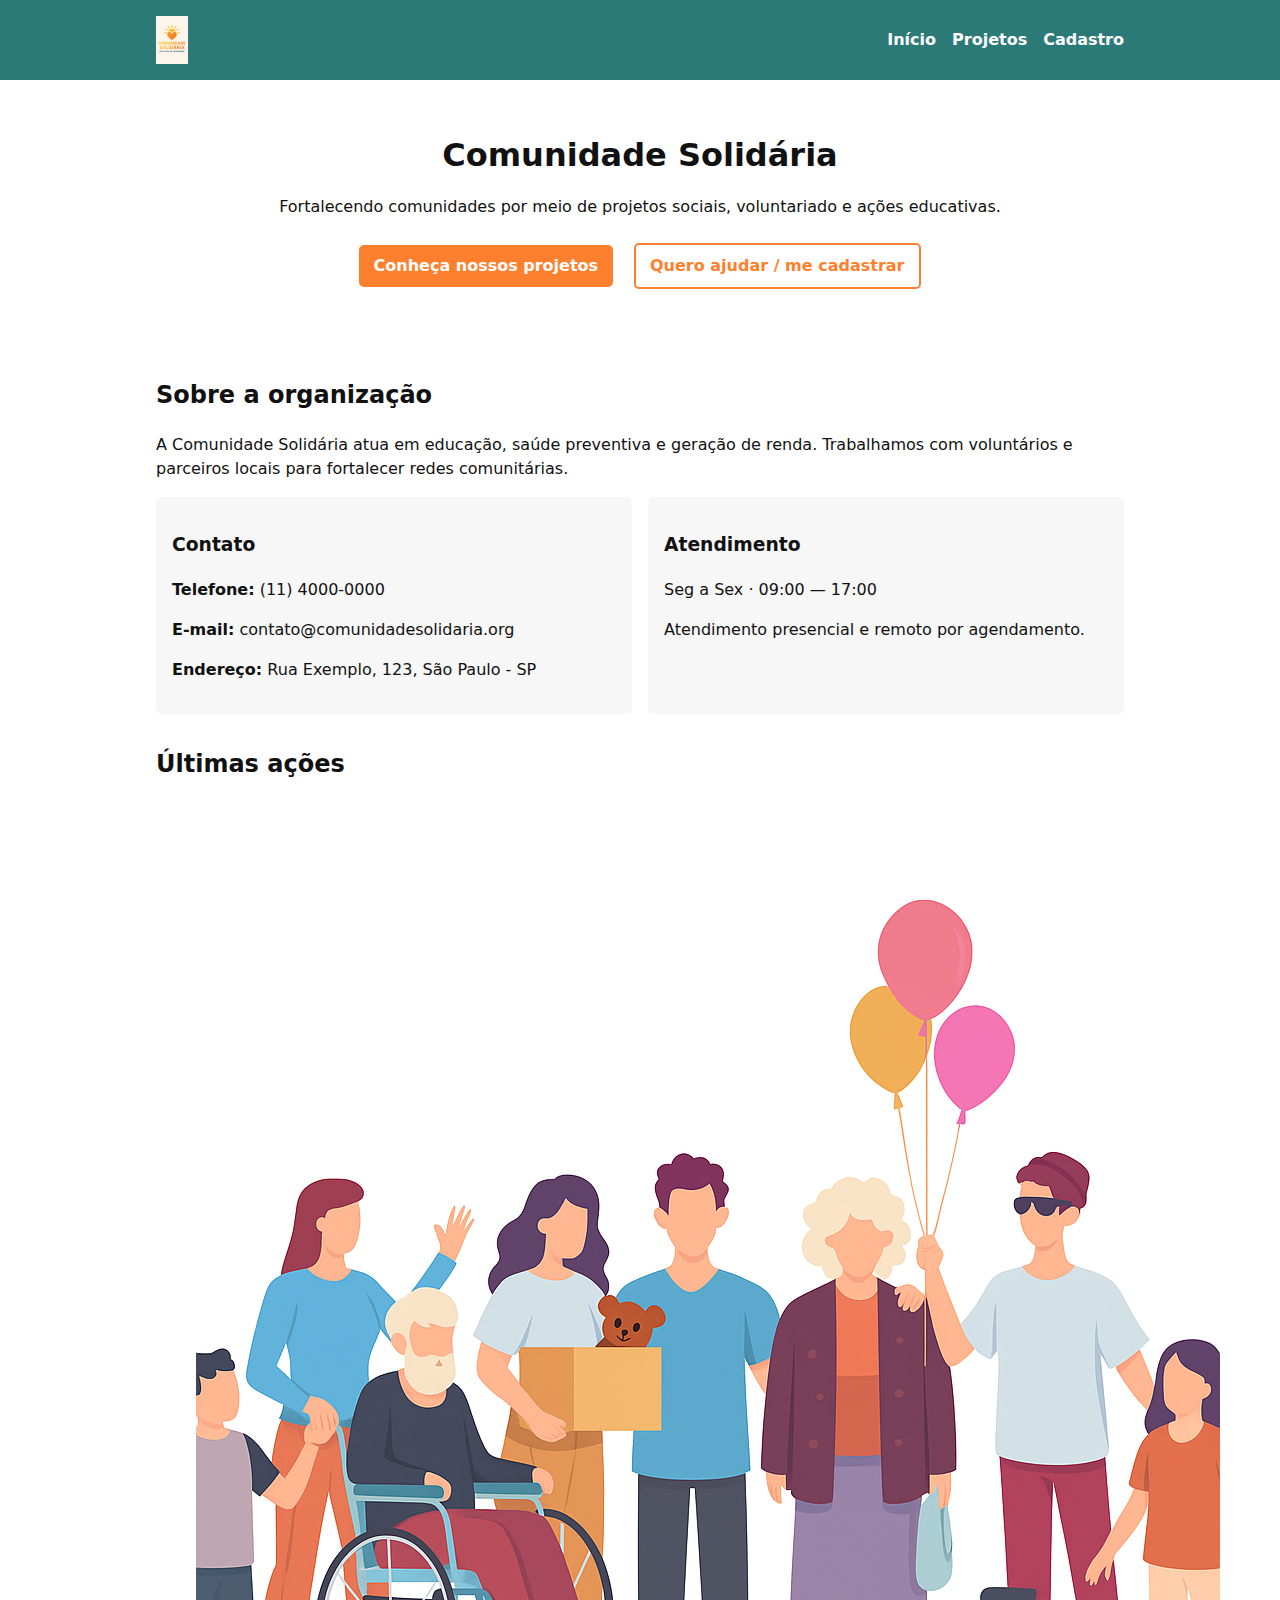
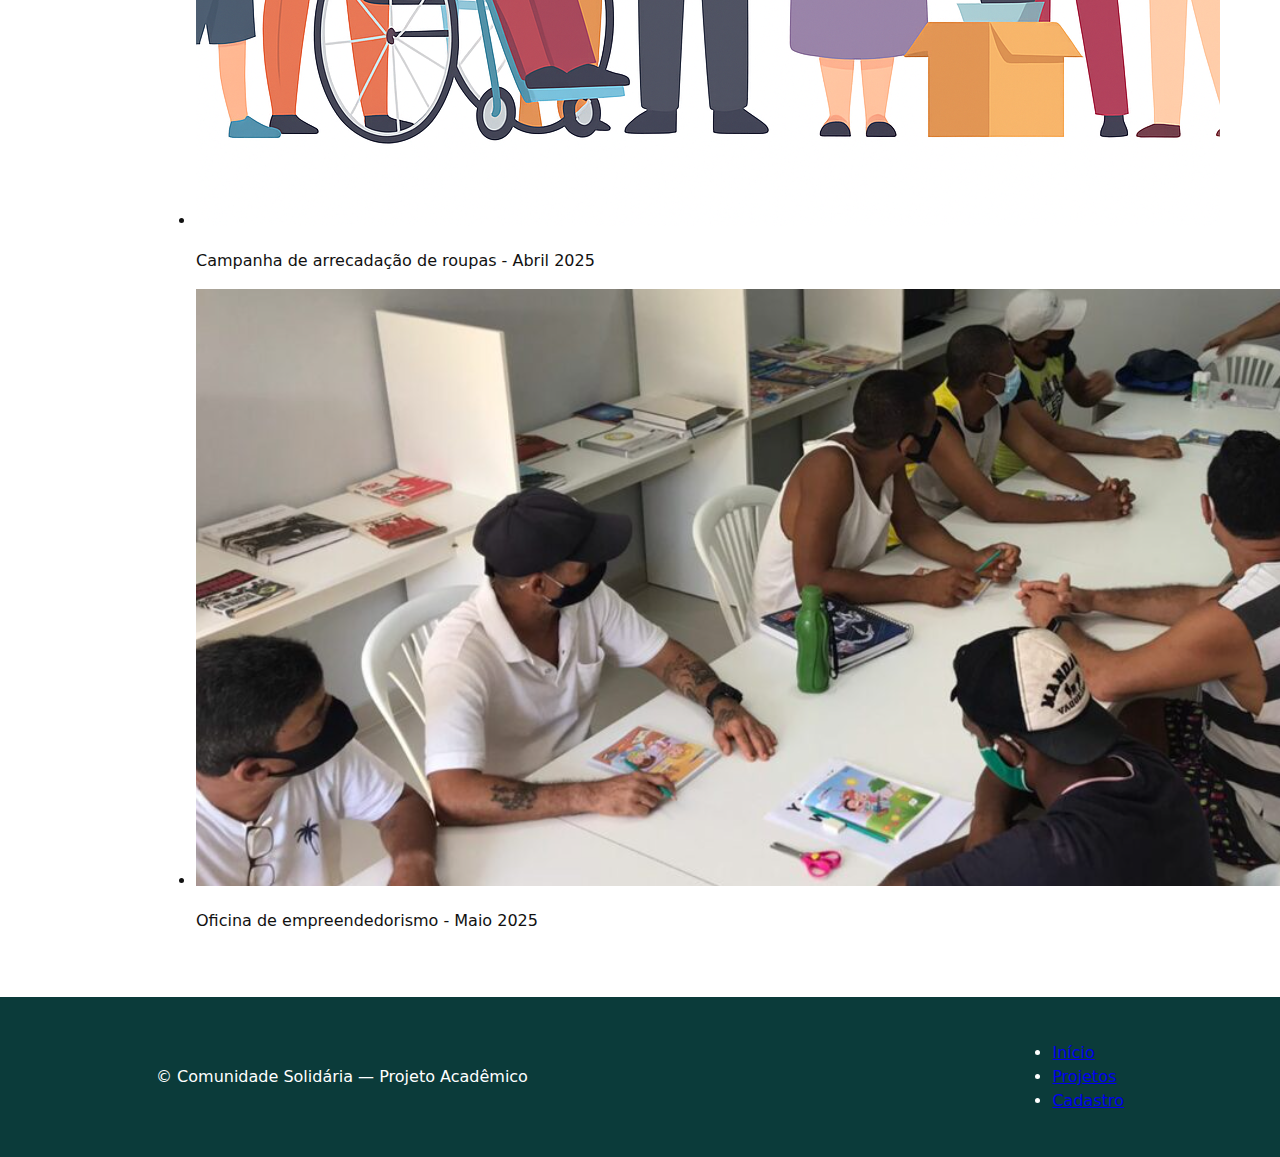
<file: index.html>
<!doctype html>
<html lang="pt-BR">
<head>
  <meta charset="utf-8" />
  <meta name="viewport" content="width=device-width,initial-scale=1" />
  <title>Comunidade Solidária - Início</title>
  <link rel="stylesheet" href="css/style.css" />
</head>
<body>
  <header class="site-header" role="banner">
    <div class="container header-inner">
      <img src="images/logo.png" alt="Logotipo Comunidade Solidária" class="logo" />
      <nav class="main-nav" role="navigation" aria-label="Menu principal">
        <ul>
          <li><a href="index.html">Início</a></li>
          <li><a href="projetos.html">Projetos</a></li>
          <li><a href="cadastro.html">Cadastro</a></li>
        </ul>
      </nav>
    </div>
  </header>

  <main id="main" class="container" role="main">
    <section class="hero" aria-labelledby="hero-title">
      <h1 id="hero-title">Comunidade Solidária</h1>
      <p>Fortalecendo comunidades por meio de projetos sociais, voluntariado e ações educativas.</p>
      <p class="cta">
        <a class="btn" href="projetos.html">Conheça nossos projetos</a>
        <a class="btn outline" href="cadastro.html">Quero ajudar / me cadastrar</a>
      </p>
    </section>

    <section class="about" aria-labelledby="about-title">
      <h2 id="about-title">Sobre a organização</h2>
      <p>A Comunidade Solidária atua em educação, saúde preventiva e geração de renda. Trabalhamos com voluntários e parceiros locais para fortalecer redes comunitárias.</p>
      <div class="contact-cards">
        <article class="card" aria-labelledby="contact-title">
          <h3 id="contact-title">Contato</h3>
          <p><strong>Telefone:</strong> (11) 4000-0000</p>
          <p><strong>E-mail:</strong> contato@comunidadesolidaria.org</p>
          <p><strong>Endereço:</strong> Rua Exemplo, 123, São Paulo - SP</p>
        </article>
        <article class="card" aria-labelledby="hours-title">
          <h3 id="hours-title">Atendimento</h3>
          <p>Seg a Sex · 09:00 — 17:00</p>
          <p>Atendimento presencial e remoto por agendamento.</p>
        </article>
      </div>
    </section>

    <section class="news" aria-labelledby="news-title">
      <h2 id="news-title">Últimas ações</h2>
      <ul class="news-list">
        <li><img src="images/action1.jpg" alt="Voluntários em ação" /><p>Campanha de arrecadação de roupas - Abril 2025</p></li>
        <li><img src="images/action2.jpg" alt="Oficina comunitária" /><p>Oficina de empreendedorismo - Maio 2025</p></li>
      </ul>
    </section>
  </main>

  <footer class="site-footer" role="contentinfo">
    <div class="container footer-inner">
      <p>© Comunidade Solidária — Projeto Acadêmico</p>
      <nav aria-label="Rodapé">
        <ul class="footer-links">
          <li><a href="index.html">Início</a></li>
          <li><a href="projetos.html">Projetos</a></li>
          <li><a href="cadastro.html">Cadastro</a></li>
        </ul>
      </nav>
    </div>
  </footer>

  <script src="js/scripts.js" defer></script>
</body>
</html>
</file>
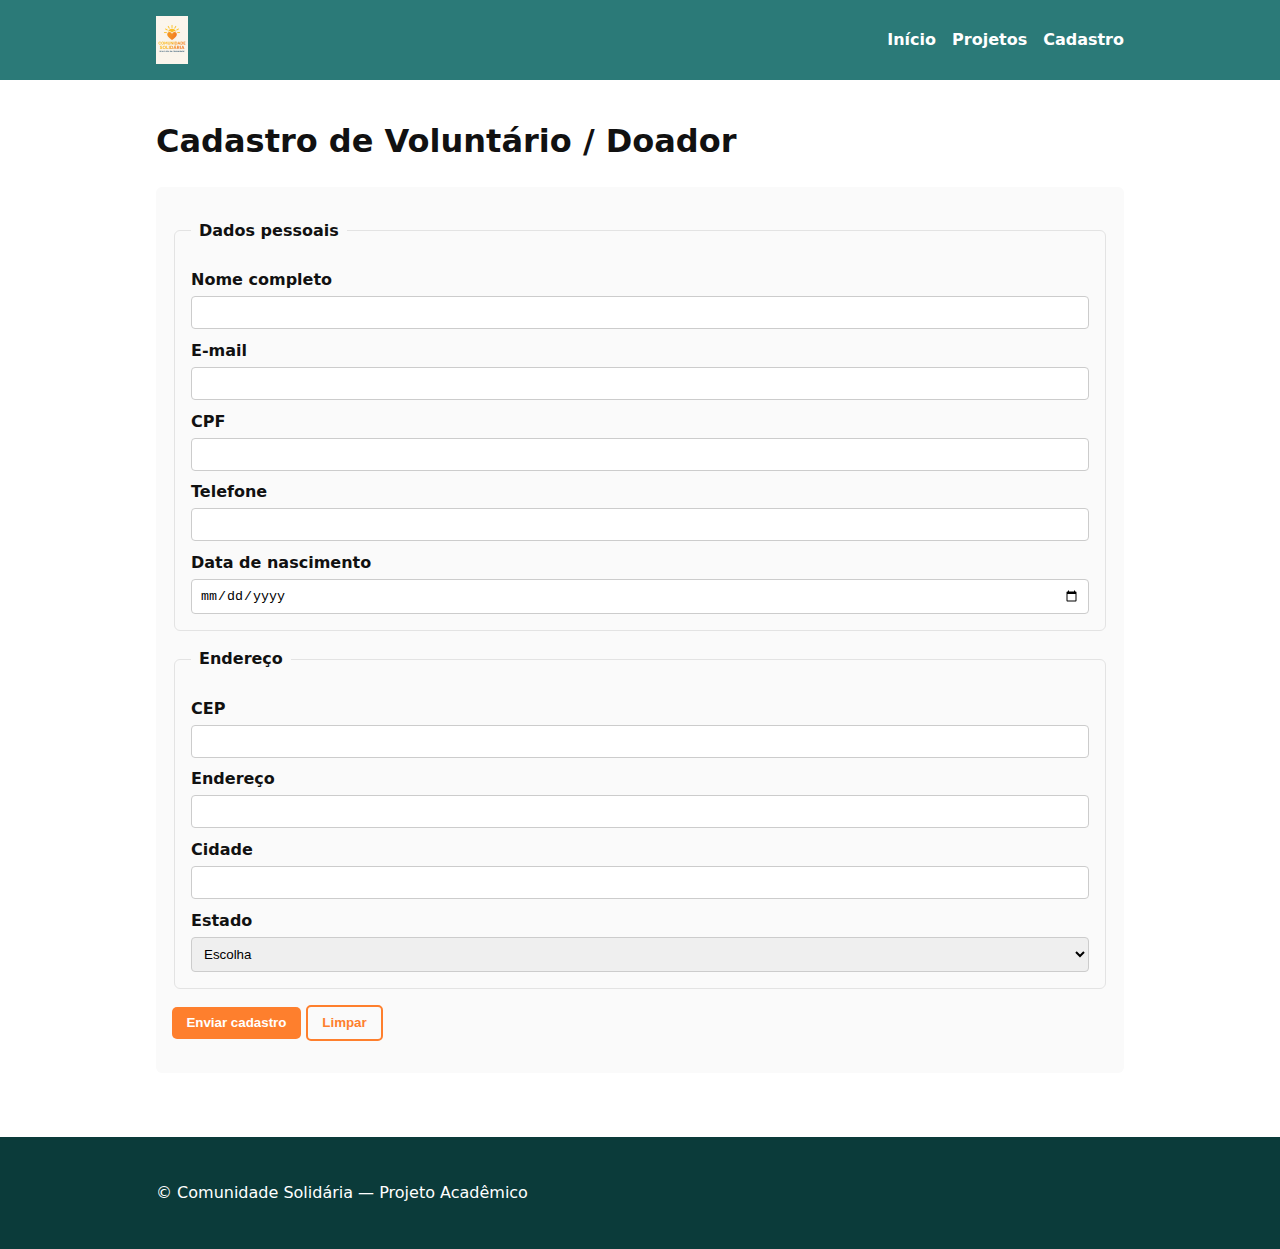
<file: cadastro.html>
<!doctype html>
<html lang="pt-BR">
<head>
  <meta charset="utf-8" />
  <meta name="viewport" content="width=device-width,initial-scale=1" />
  <title>Comunidade Solidária - Cadastro</title>
  <link rel="stylesheet" href="css/style.css" />
</head>
<body>
  <header class="site-header">
    <div class="container header-inner">
      <img src="images/logo.png" alt="Logotipo Comunidade Solidária" class="logo" />
      <nav class="main-nav" aria-label="Menu principal">
        <ul>
          <li><a href="index.html">Início</a></li>
          <li><a href="projetos.html">Projetos</a></li>
          <li><a href="cadastro.html">Cadastro</a></li>
        </ul>
      </nav>
    </div>
  </header>

  <main class="container">
    <h1>Cadastro de Voluntário / Doador</h1>

    <form id="cadastroForm" action="#" method="post" novalidate>
      <fieldset>
        <legend>Dados pessoais</legend>

        <label for="nome">Nome completo</label>
        <input id="nome" name="nome" type="text" required minlength="3" />

        <label for="email">E-mail</label>
        <input id="email" name="email" type="email" required />

        <label for="cpf">CPF</label>
        <input id="cpf" name="cpf" type="text" inputmode="numeric" pattern="^\d{3}\.\d{3}\.\d{3}-\d{2}$" required title="Formato: 000.000.000-00" maxlength="14" />

        <label for="telefone">Telefone</label>
        <input id="telefone" name="telefone" type="tel" inputmode="tel" pattern="^\(\d{2}\)\s?\d{4,5}-\d{4}$" required title="Formato: (00) 00000-0000" maxlength="15" />

        <label for="nasc">Data de nascimento</label>
        <input id="nasc" name="nasc" type="date" required />

      </fieldset>

      <fieldset>
        <legend>Endereço</legend>

        <label for="cep">CEP</label>
        <input id="cep" name="cep" type="text" inputmode="numeric" pattern="^\d{5}-\d{3}$" required title="Formato: 00000-000" maxlength="9" />

        <label for="endereco">Endereço</label>
        <input id="endereco" name="endereco" type="text" required />

        <label for="cidade">Cidade</label>
        <input id="cidade" name="cidade" type="text" required />

        <label for="estado">Estado</label>
        <select id="estado" name="estado" required>
          <option value="">Escolha</option>
          <option value="SP">SP</option>
          <option value="RJ">RJ</option>
          <option value="MG">MG</option>
          <option value="BA">BA</option>
          <option value="Outros">Outros</option>
        </select>
      </fieldset>

      <p class="form-actions">
        <button class="btn" type="submit">Enviar cadastro</button>
        <button class="btn outline" type="reset">Limpar</button>
      </p>
    </form>

    <div id="msgSuccess" class="hidden" role="status" aria-live="polite">
      Obrigado! Seu cadastro foi recebido (simulação). A equipe entrará em contato.
    </div>

  </main>

  <footer class="site-footer">
    <div class="container footer-inner">
      <p>© Comunidade Solidária — Projeto Acadêmico</p>
    </div>
  </footer>

  <script src="js/scripts.js" defer></script>
</body>
</html>
</file>
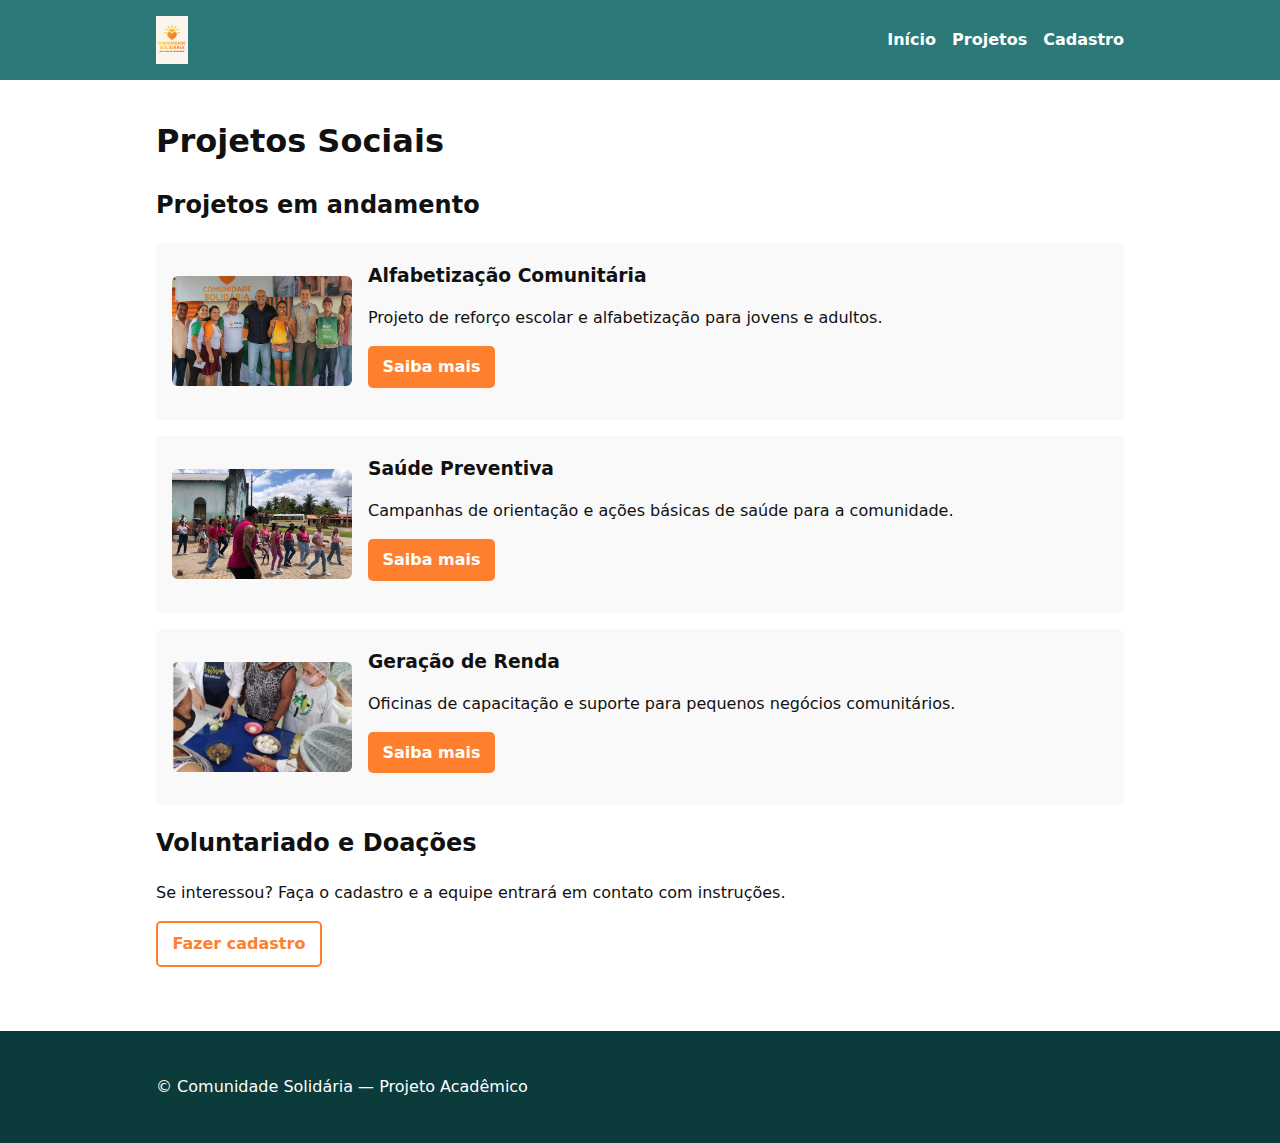
<file: projetos.html>
<!doctype html>
<html lang="pt-BR">
<head>
  <meta charset="utf-8" />
  <meta name="viewport" content="width=device-width,initial-scale=1" />
  <title>Comunidade Solidária - Projetos</title>
  <link rel="stylesheet" href="css/style.css" />
</head>
<body>
  <header class="site-header">
    <div class="container header-inner">
      <img src="images/logo.png" alt="Logotipo Comunidade Solidária" class="logo" />
      <nav class="main-nav" aria-label="Menu principal">
        <ul>
          <li><a href="index.html">Início</a></li>
          <li><a href="projetos.html">Projetos</a></li>
          <li><a href="cadastro.html">Cadastro</a></li>
        </ul>
      </nav>
    </div>
  </header>

  <main class="container">
    <h1>Projetos Sociais</h1>

    <section aria-labelledby="projects-list">
      <h2 id="projects-list">Projetos em andamento</h2>

      <article class="project" aria-labelledby="p1-title">
        <img src="images/project1.jpg" alt="Projeto de alfabetização" />
        <div class="project-content">
          <h3 id="p1-title">Alfabetização Comunitária</h3>
          <p>Projeto de reforço escolar e alfabetização para jovens e adultos.</p>
          <p><a class="btn" href="#">Saiba mais</a></p>
        </div>
      </article>

      <article class="project" aria-labelledby="p2-title">
        <img src="images/project2.jpg" alt="Projeto de saúde preventiva" />
        <div class="project-content">
          <h3 id="p2-title">Saúde Preventiva</h3>
          <p>Campanhas de orientação e ações básicas de saúde para a comunidade.</p>
          <p><a class="btn" href="#">Saiba mais</a></p>
        </div>
      </article>

      <article class="project" aria-labelledby="p3-title">
        <img src="images/project3.jpg" alt="Projeto de geração de renda" />
        <div class="project-content">
          <h3 id="p3-title">Geração de Renda</h3>
          <p>Oficinas de capacitação e suporte para pequenos negócios comunitários.</p>
          <p><a class="btn" href="#">Saiba mais</a></p>
        </div>
      </article>
    </section>

    <aside class="sidebar" aria-labelledby="volunteer-title">
      <h2 id="volunteer-title">Voluntariado e Doações</h2>
      <p>Se interessou? Faça o cadastro e a equipe entrará em contato com instruções.</p>
      <p><a class="btn outline" href="cadastro.html">Fazer cadastro</a></p>
    </aside>
  </main>

  <footer class="site-footer">
    <div class="container footer-inner">
      <p>© Comunidade Solidária — Projeto Acadêmico</p>
    </div>
  </footer>

  <script src="js/scripts.js" defer></script>
</body>
</html>
</file>
<file: css/style.css>
:root {
  --primary: #2b7a78;
  --accent: #fe7f2d;
  --bg: #ffffff;
  --muted: #666;
  --max-width: 1000px;
  --gap: 1rem;
  font-family: Inter, system-ui, -apple-system, "Segoe UI", Roboto, "Helvetica Neue", Arial;
}

* {
  box-sizing: border-box;
  transition: all 0.3s ease;
}

html, body {
  height: 100%;
  margin: 0;
  background: var(--bg);
  color: #111;
  line-height: 1.5;
}

.container {
  max-width: var(--max-width);
  margin: 0 auto;
  padding: 1rem;
}

/* Header */
.site-header {
  background: var(--primary);
  color: #fff;
}

.header-inner {
  display: flex;
  align-items: center;
  justify-content: space-between;
  gap: var(--gap);
}

.logo {
  height: 48px;
  transition: transform 0.3s ease;
}
.logo:hover {
  transform: scale(1.1) rotate(-2deg);
}

.main-nav ul {
  list-style: none;
  padding: 0;
  margin: 0;
  display: flex;
  gap: 1rem;
}

.main-nav a {
  color: #fff;
  text-decoration: none;
  font-weight: 600;
  position: relative;
}
.main-nav a::after {
  content: "";
  position: absolute;
  width: 0%;
  height: 2px;
  bottom: -2px;
  left: 0;
  background-color: #fff;
  transition: width 0.3s ease;
}
.main-nav a:hover::after {
  width: 100%;
}

/* Hero */
.hero {
  padding: 2rem 0;
  text-align: center;
}
.hero h1 {
  margin: .2rem 0;
  font-size: 2rem;
}
.cta .btn {
  margin: .5rem;
}

/* Sections */
.about, .news {
  margin-top: 2rem;
}
.contact-cards {
  display: flex;
  gap: 1rem;
  flex-wrap: wrap;
}
.card {
  background: #f7f7f7;
  padding: 1rem;
  border-radius: 6px;
  flex: 1;
  min-width: 220px;
  box-shadow: 0 0 0 transparent;
}
.card:hover {
  transform: translateY(-5px);
  box-shadow: 0 4px 12px rgba(0,0,0,0.1);
}

/* Projects */
.project {
  display: flex;
  gap: 1rem;
  align-items: center;
  margin: 1rem 0;
  background: #f9f9f9;
  padding: 1rem;
  border-radius: 6px;
}
.project:hover {
  transform: scale(1.02);
  background: #f0f0f0;
}
.project img {
  width: 180px;
  height: 110px;
  object-fit: cover;
  border-radius: 6px;
}
.project-content h3 {
  margin: .2rem 0;
}

/* Form */
form {
  background: #fafafa;
  padding: 1rem;
  border-radius: 6px;
  margin: 1rem 0;
}
label {
  display: block;
  margin-top: .6rem;
  font-weight: 600;
}
input[type="text"],
input[type="email"],
input[type="tel"],
input[type="date"],
select {
  width: 100%;
  padding: .5rem;
  border: 1px solid #ccc;
  border-radius: 4px;
  margin-top: .25rem;
}
input:focus, select:focus {
  border-color: var(--accent);
  outline: none;
  box-shadow: 0 0 0 2px rgba(254, 127, 45, 0.2);
}
fieldset {
  border: 1px solid #e3e3e3;
  padding: 1rem;
  border-radius: 6px;
  margin-top: 1rem;
}
legend {
  font-weight: 700;
  padding: 0 .5rem;
}
.form-actions {
  margin-top: 1rem;
}

/* Buttons */
.btn {
  display: inline-block;
  padding: .55rem .9rem;
  background: var(--accent);
  color: #fff;
  border: none;
  border-radius: 5px;
  text-decoration: none;
  cursor: pointer;
  font-weight: 700;
  transition: background 0.3s ease, transform 0.2s ease;
}
.btn:hover {
  background: #e96c1a;
  transform: scale(1.05);
}
.btn.outline {
  background: transparent;
  border: 2px solid var(--accent);
  color: var(--accent);
}
.btn.outline:hover {
  background: var(--accent);
  color: #fff;
}

/* Footer */
.site-footer {
  background: #0b3b3a;
  color: #fff;
  padding: .75rem 0;
  margin-top: 2rem;
}
.footer-inner {
  display: flex;
  justify-content: space-between;
  align-items: center;
  gap: 1rem;
  flex-wrap: wrap;
}

/* Utility */
.hidden {
  display: none;
}

/* Responsivo */
@media (max-width: 720px) {
  .header-inner {
    flex-direction: column;
    align-items: flex-start;
  }
  .project {
    flex-direction: column;
  }
  .project img {
    width: 100%;
  }
  .contact-cards {
    flex-direction: column;
  }
}
</file>
